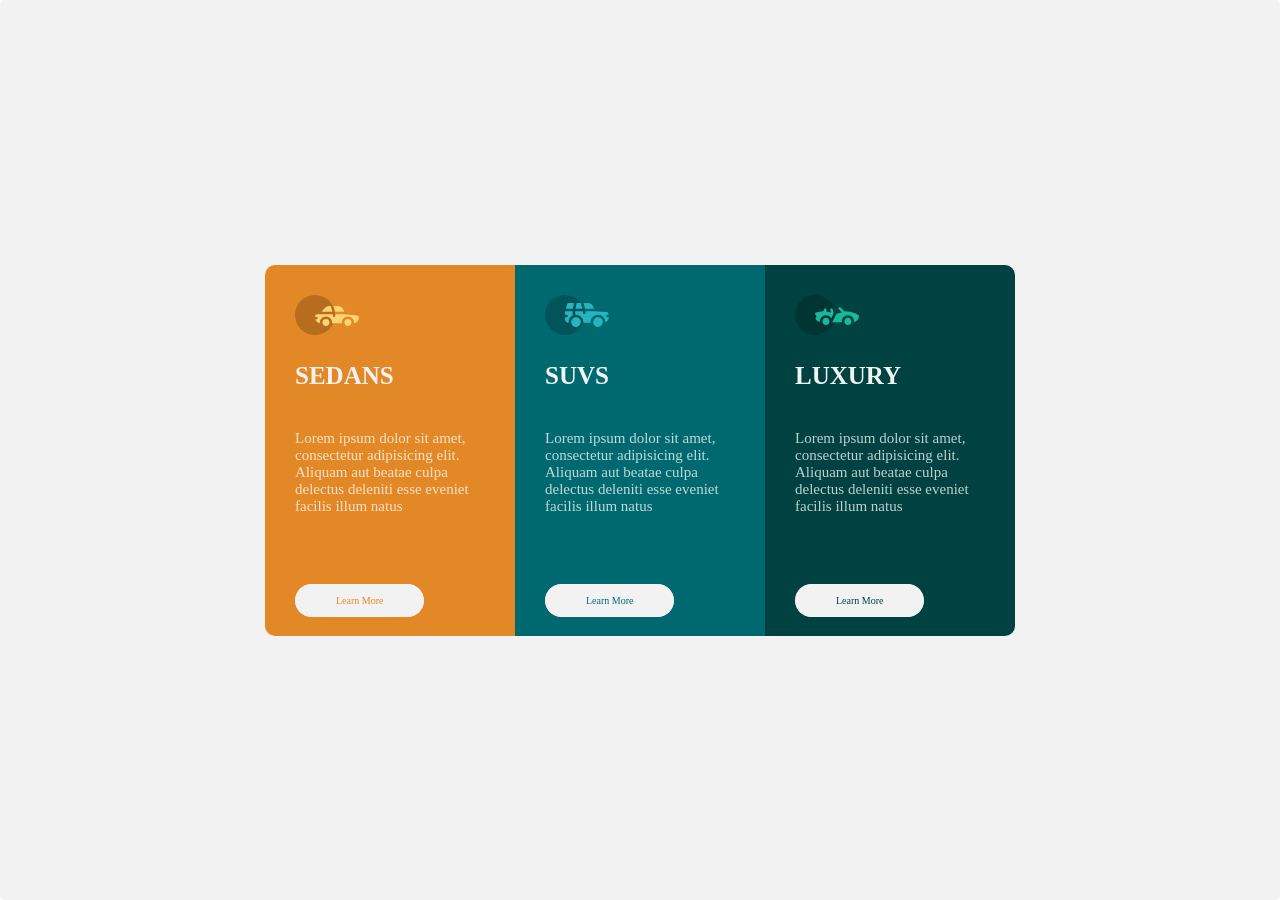
<file: 6 projects/column/index.htm>
<!doctype html>
<html lang="en">
<head>
    <meta charset="UTF-8">
    <meta name="viewport"
          content="width=device-width, user-scalable=no, initial-scale=1.0, maximum-scale=1.0, minimum-scale=1.0">
    <meta http-equiv="X-UA-Compatible" content="ie=edge">
    <title>Document</title>
    <link rel="stylesheet" href="css/style.css">
</head>
<body>
<div class="container">
   <div class="container__box bg-orange border-left">
       <svg class="container__icons mg-bottom-small">
           <use xlink:href="images/icon-sedans.svg#icon"></use>
       </svg>

       <div class="text__box mg-bottom-biggest">
           <h1 class="header mg-bottom-big">SEDANS</h1>
           <p class="text">Lorem ipsum dolor sit amet, consectetur adipisicing elit. Aliquam aut beatae culpa delectus deleniti esse eveniet facilis illum natus </p>
       </div>

       <div class="container__button">
           <a href="#" class="btn text-orange">Learn More</a>
       </div>
   </div>



    <div class="container__box bg-cyan">
       <svg class="container__icons mg-bottom-small">
           <use xlink:href="images/icon-suvs.svg#icon"></use>
       </svg>

       <div class="text__box mg-bottom-biggest">
           <h1 class="header mg-bottom-big">SUVS</h1>
           <p class="text">Lorem ipsum dolor sit amet, consectetur adipisicing elit. Aliquam aut beatae culpa delectus deleniti esse eveniet facilis illum natus </p>
       </div>

       <div class="container__button">
           <a href="#" class="btn text-cyan">Learn More</a>
       </div>
   </div>



    <div class="container__box bg-darkcyan border-right">
        <svg class="container__icons mg-bottom-small">
            <use xlink:href="images/icon-luxury.svg#icon"></use>
        </svg>

        <div class="text__box mg-bottom-biggest">
            <h1 class="header mg-bottom-big">LUXURY</h1>
            <p class="text">Lorem ipsum dolor sit amet, consectetur adipisicing elit. Aliquam aut beatae culpa delectus deleniti esse eveniet facilis illum natus </p>
        </div>

        <div class="container__button ">
            <a href="#" class="btn text-darkcyan">Learn More</a>
        </div>
    </div>
</div>

</body>
</html>
</file>
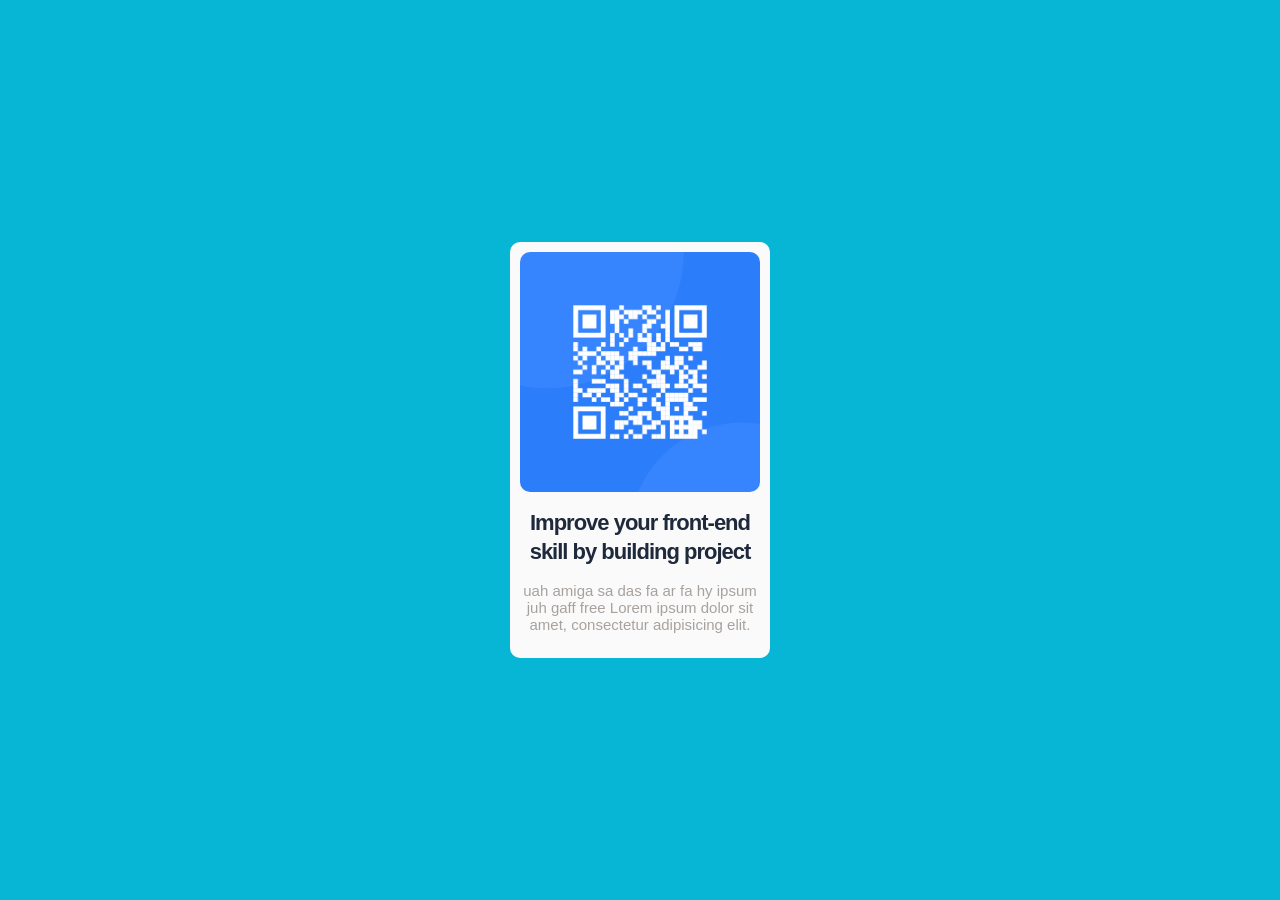
<file: 6 projects/QR code/index.html>
<!doctype html>
<html lang="en">
<head>
    <meta charset="UTF-8">
    <meta name="viewport"
          content="width=device-width, user-scalable=no, initial-scale=1.0, maximum-scale=1.0, minimum-scale=1.0">
    <meta http-equiv="X-UA-Compatible" content="ie=edge">
    <title>Document</title>
    <link rel="stylesheet" href="css/style.css">
    <link rel="preconnect" href="https://fonts.googleapis.com">
</head>
<body>

<div class="container">
    <div class="container__box">
        <div class="container__bg u-margin-bottom-small">
            <img class="container__photo" src="./images/image-qr-code.png" alt="">
        </div>
        <div class="container__text-box">
            <h3 class="header u-margin-bottom-small">Improve your front-end skill by building project</h3>
            <p class="text u-margin-bottom-small">uah amiga  sa das fa ar fa hy ipsum juh gaff free Lorem ipsum dolor sit amet, consectetur adipisicing elit.</p>
        </div>
    </div>
</div>

</body>
</html>
</file>
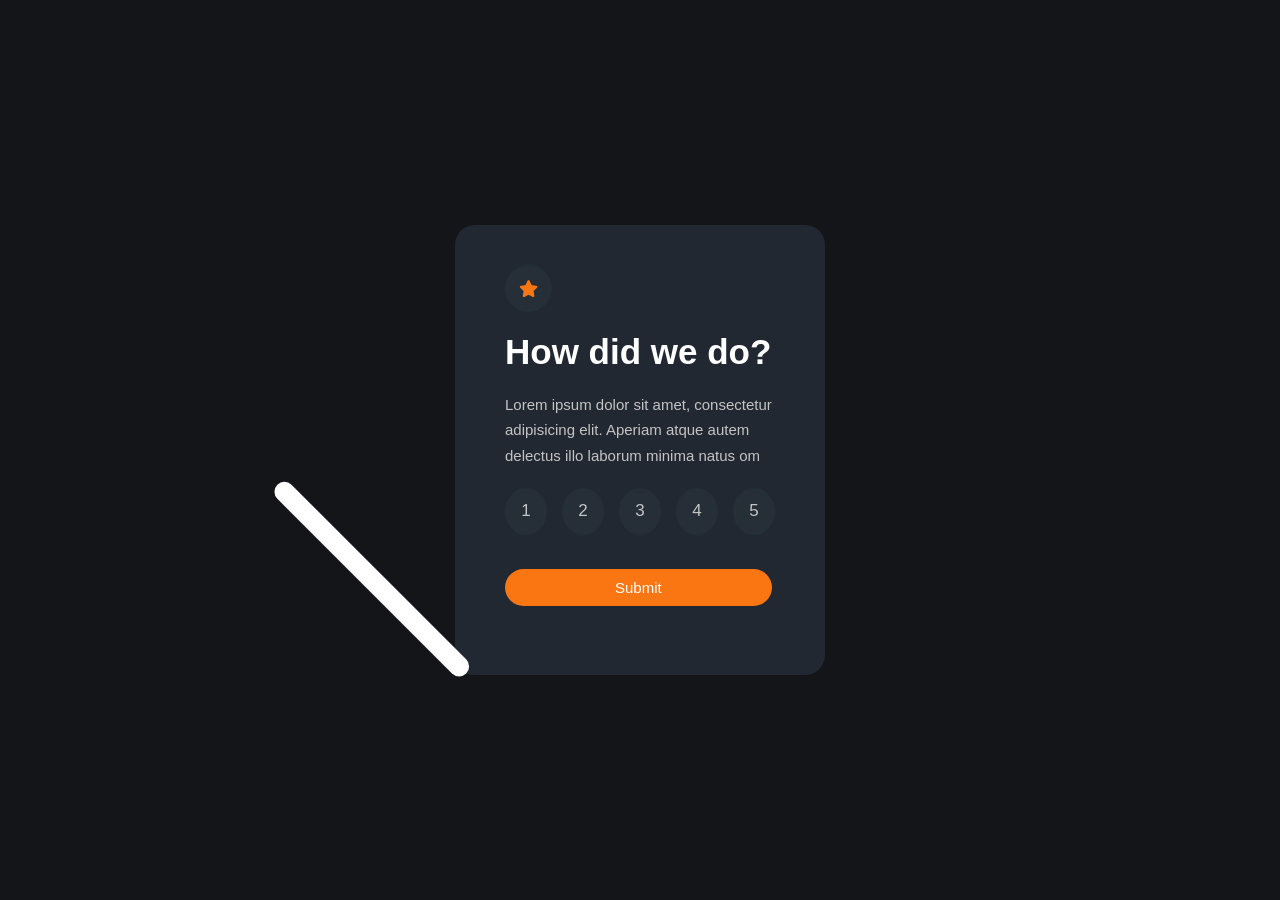
<file: 6 projects/test/index.html>
<!doctype html>
<html lang="en">
<head>
    <meta charset="UTF-8">
    <meta name="viewport"
          content="width=device-width, user-scalable=no, initial-scale=1.0, maximum-scale=1.0, minimum-scale=1.0">
    <meta http-equiv="X-UA-Compatible" content="ie=edge">
    <title>Document</title>
    <link rel="stylesheet" href="css/style.css">
    <link rel="stylesheet" href="https://cdnjs.cloudflare.com/ajax/libs/font-awesome/6.1.1/css/all.min.css" integrity="sha512-KfkfwYDsLkIlwQp6LFnl8zNdLGxu9YAA1QvwINks4PhcElQSvqcyVLLD9aMhXd13uQjoXtEKNosOWaZqXgel0g==" crossorigin="anonymous" referrerpolicy="no-referrer" />
</head>
<body>
<div class="container">
    <div class="container__box">
        <div class="container__icon">
            <i class="fa-solid fa-star container__circles star"></i>
        </div>
        <div class="container__text-box">
            <h4 class="container__text-header">How did we do?</h4>
            <p class="mg-top-2 text container__text-text">Lorem ipsum dolor sit amet, consectetur adipisicing elit. Aperiam atque autem delectus illo laborum minima natus om</p>
        </div>
        <div class="container__circles-box">
            <div class="container__circles text-color-secondary">1</div>
            <div class="container__circles text-color-secondary">2</div>
            <div class="container__circles text-color-secondary">3</div>
            <div class="container__circles text-color-secondary">4</div>
            <div class="container__circles text-color-secondary">5</div>
        </div>


            <a href="#" class="btn  mg-top-2">Submit</a>
    </div>
</div>
</body>
</html>
</file>
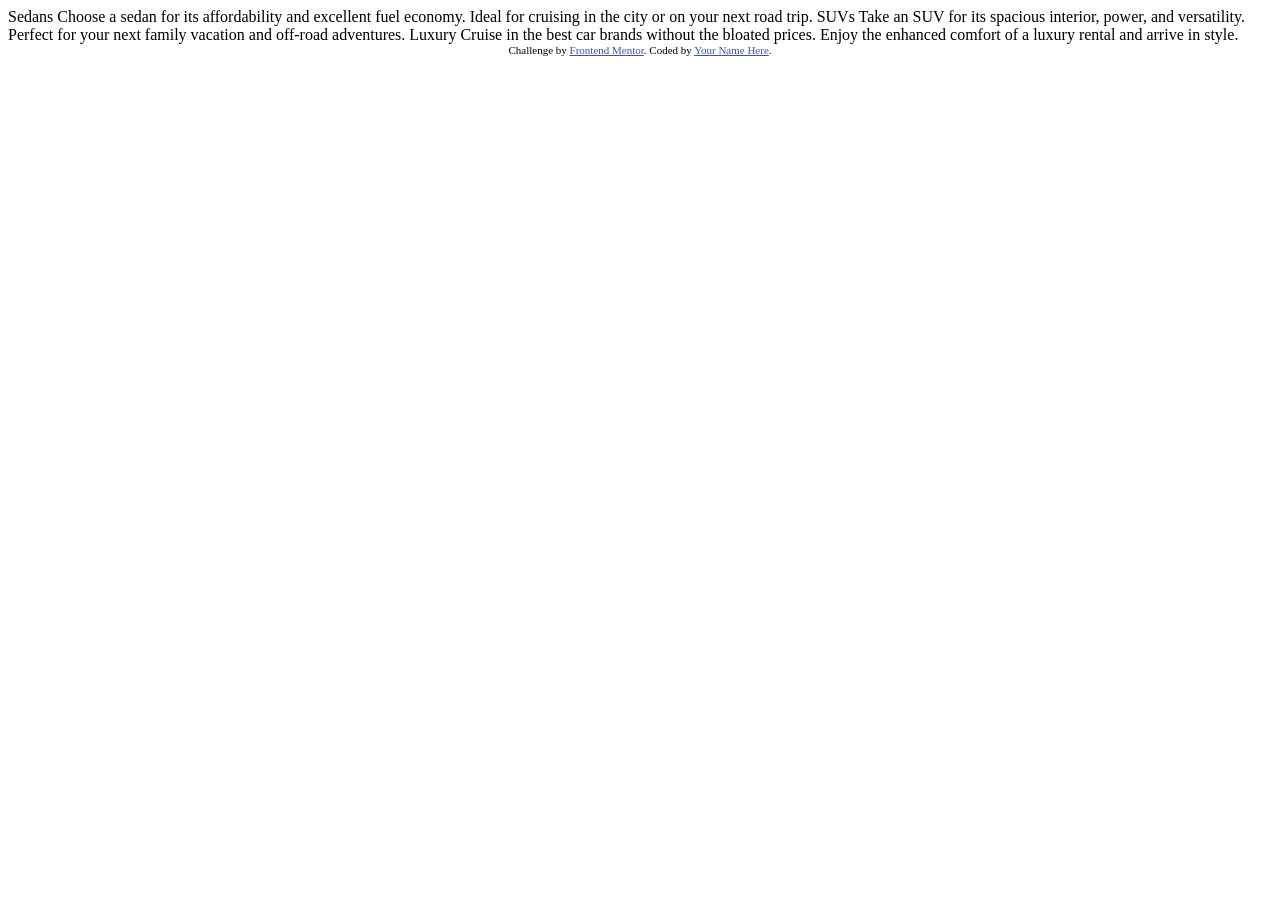
<file: 6 projects/column/3-column-preview-card-component-main/index.html>
<!DOCTYPE html>
<html lang="en">
<head>
  <meta charset="UTF-8">
  <meta name="viewport" content="width=device-width, initial-scale=1.0"> <!-- displays site properly based on user's device -->

  <link rel="icon" type="image/png" sizes="32x32" href="../images/favicon-32x32.png">
  
  <title>Frontend Mentor | 3-column preview card component</title>

  <!-- Feel free to remove these styles or customise in your own stylesheet 👍 -->
  <style>
    .attribution { font-size: 11px; text-align: center; }
    .attribution a { color: hsl(228, 45%, 44%); }
  </style>
</head>
<body>
  
  Sedans
  Choose a sedan for its affordability and excellent fuel economy. Ideal for cruising in the city 
  or on your next road trip.

  SUVs
  Take an SUV for its spacious interior, power, and versatility. Perfect for your next family vacation 
  and off-road adventures.

  Luxury
  Cruise in the best car brands without the bloated prices. Enjoy the enhanced comfort of a luxury 
  rental and arrive in style.
  
  <div class="attribution">
    Challenge by <a href="https://www.frontendmentor.io?ref=challenge" target="_blank">Frontend Mentor</a>. 
    Coded by <a href="#">Your Name Here</a>.
  </div>
</body>
</html>
</file>
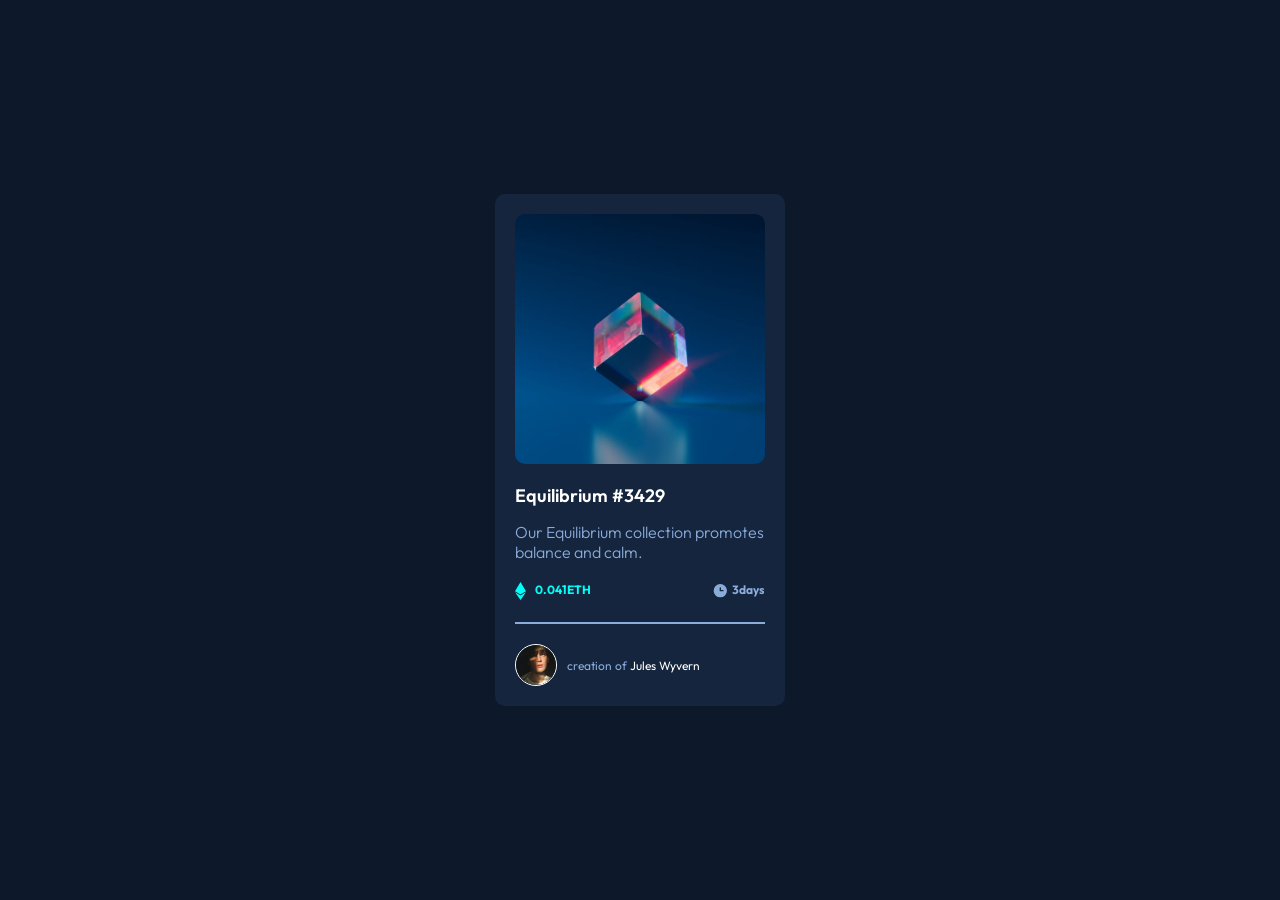
<file: 6 projects/cubic/starter/index.html>
<!doctype html>
<html lang="en">
<head>
    <meta charset="UTF-8">
    <meta name="viewport"
          content="width=device-width, user-scalable=no, initial-scale=1.0, maximum-scale=1.0, minimum-scale=1.0">
    <meta http-equiv="X-UA-Compatible" content="ie=edge">
    <title>Document</title>

    <link rel="stylesheet" href="css/style.css">
    <link href="https://fonts.googleapis.com/css2?family=Outfit:wght@300;400;600&display=swap" rel="stylesheet">
</head>
<body>

<div class="container">
    <div class="container__box">
        <div class="container__gallery">
            <div class="overlay hidden"></div>
            <svg class="container__view hidden">
                <use xlink:href="images/icon-view.svg#icon" ></use>
            </svg>
            <img src="images/image-equilibrium.jpg" alt="equilibrium" class="container__image">
        </div>
        <div class="container__text mg-top-2">
            <h4 class="header"> Equilibrium #3429</h4>
            <p class="text mg-top-1">Our Equilibrium collection promotes balance and calm.</p>
        </div>
        <div class="container__extra">
            <div class="container__feature">
                <svg class="container__icon">
                    <use xlink:href="images/icon-ethereum.svg#icon"></use>
                </svg>
                <p class="text-cyan">0.041ETH</p>
            </div>
            <div class="container__feature">
                <svg class="container__icon">
                    <use xlink:href="images/icon-clock.svg#icon" ></use>
                </svg>
                <p class="text-grey">3days</p>
            </div>
        </div>

            <div class="container__creator mg-top-2">
                <img class="container__person" src="images/image-avatar.png" alt="avatar">
                <p>creation of <span>Jules Wyvern</span></p>
            </div>


    </div>
</div>

</body>
</html>
</file>
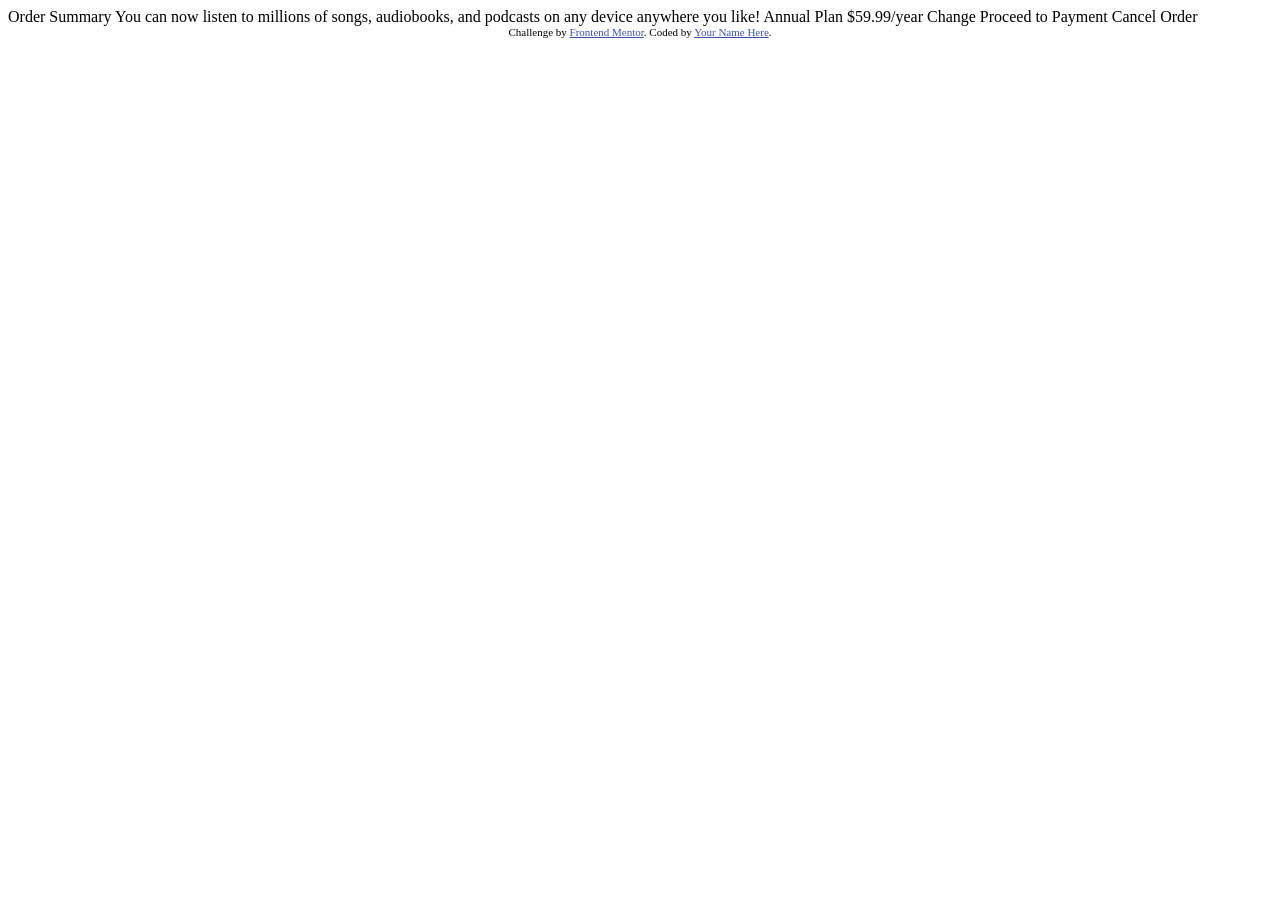
<file: 6 projects/orderSummary/order-summary-component-main/index.html>
<!DOCTYPE html>
<html lang="en">
<head>
  <meta charset="UTF-8">
  <meta name="viewport" content="width=device-width, initial-scale=1.0"> <!-- displays site properly based on user's device -->

  <link rel="icon" type="image/png" sizes="32x32" href="./images/favicon-32x32.png">
  
  <title>Frontend Mentor | Order summary card</title>

  <!-- Feel free to remove these styles or customise in your own stylesheet 👍 -->
  <style>
    .attribution { font-size: 11px; text-align: center; }
    .attribution a { color: hsl(228, 45%, 44%); }
  </style>
</head>
<body>

  Order Summary

  You can now listen to millions of songs, audiobooks, and podcasts on any 
  device anywhere you like!

  Annual Plan
  $59.99/year

  Change

  Proceed to Payment
  Cancel Order
  
  <div class="attribution">
    Challenge by <a href="https://www.frontendmentor.io?ref=challenge" target="_blank">Frontend Mentor</a>. 
    Coded by <a href="#">Your Name Here</a>.
  </div>
</body>
</html>
</file>
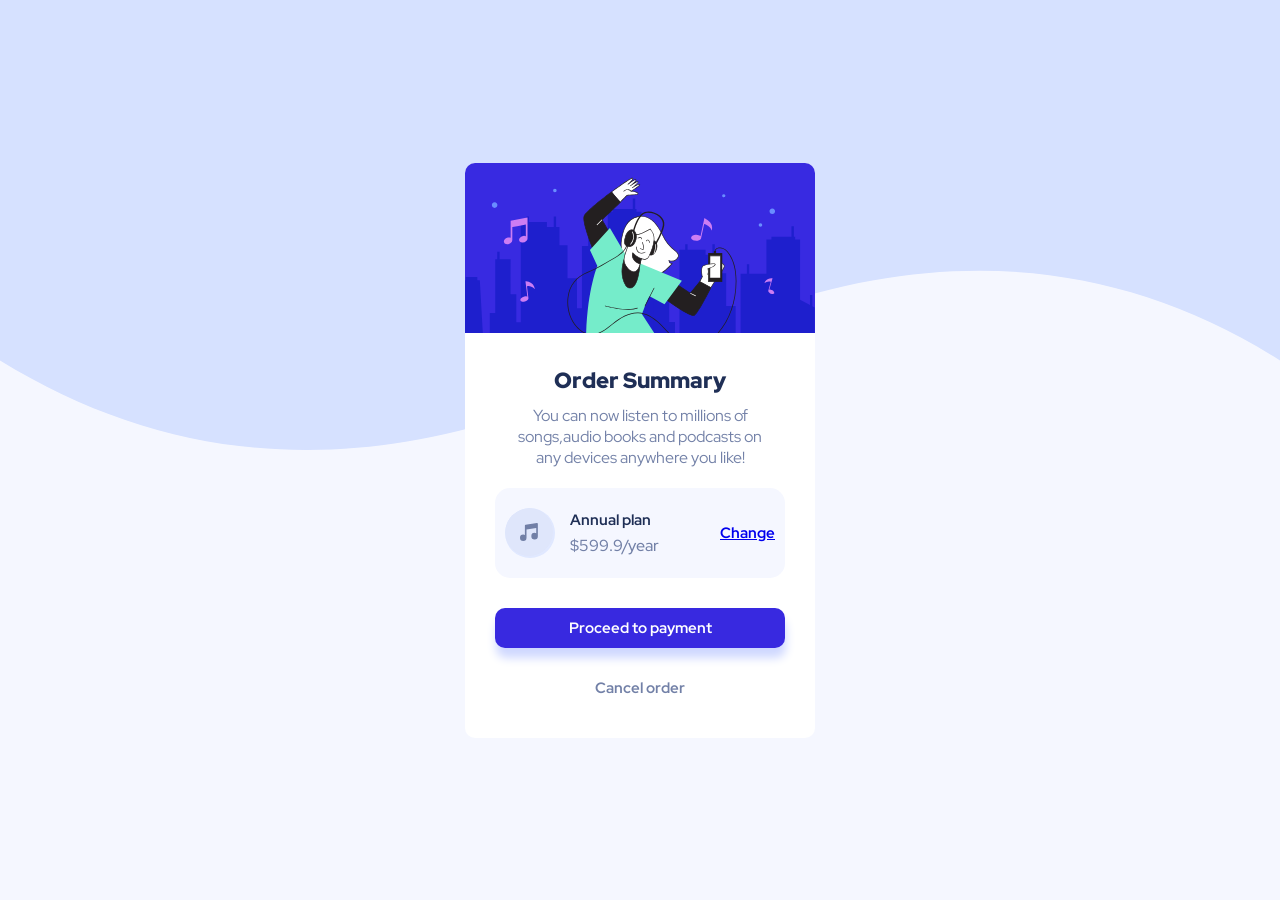
<file: 6 projects/orderSummary/starter/index.html>
<!doctype html>
<html lang="en">
<head>
    <meta charset="UTF-8">
    <meta name="viewport"
          content="width=device-width, user-scalable=no, initial-scale=1.0, maximum-scale=1.0, minimum-scale=1.0">
    <meta http-equiv="X-UA-Compatible" content="ie=edge">
    <title>Document</title>

    <link rel="stylesheet" href="css/style.css">
    <link href="https://fonts.googleapis.com/css2?family=Red+Hat+Display:wght@500;700;900&display=swap" rel="stylesheet">
</head>
<body>
<div class="container">
    <img src="images/pattern-background-desktop.svg#icon" class="background" alt="">
    <div class="container__box">
        <img src="images/illustration-hero.svg#icon" alt="" class="container__image">
        <div class="container__about">
            <div class="container__typo">
                <h3 class="container__typo-header">Order Summary</h3>
                <p class="container__typo-text"> You can now listen to millions of songs,audio books and podcasts on any devices anywhere you like!</p>
            </div>

            <div class="container__plan">
                <div class="container__plan-text">
                    <svg class="container__plan-icon">
                        <use xlink:href="images/icon-music.svg#icon"></use>
                    </svg>
                    <div>
                        <div class="container__plan-name">Annual plan</div>
                        <div class="container__plan-price">$599.9/year</div>
                    </div>
                </div>
                <div class="container__plan-link">
                    <a href="#" class="container__plan-change">Change</a>
                </div>

            </div>
                <a href="#" class="btn btn--blue">Proceed to payment</a>
                <a href="#" class="btn btn--grey">Cancel order</a>
        </div>
    </div>
</div>
</body>
</html>
</file>
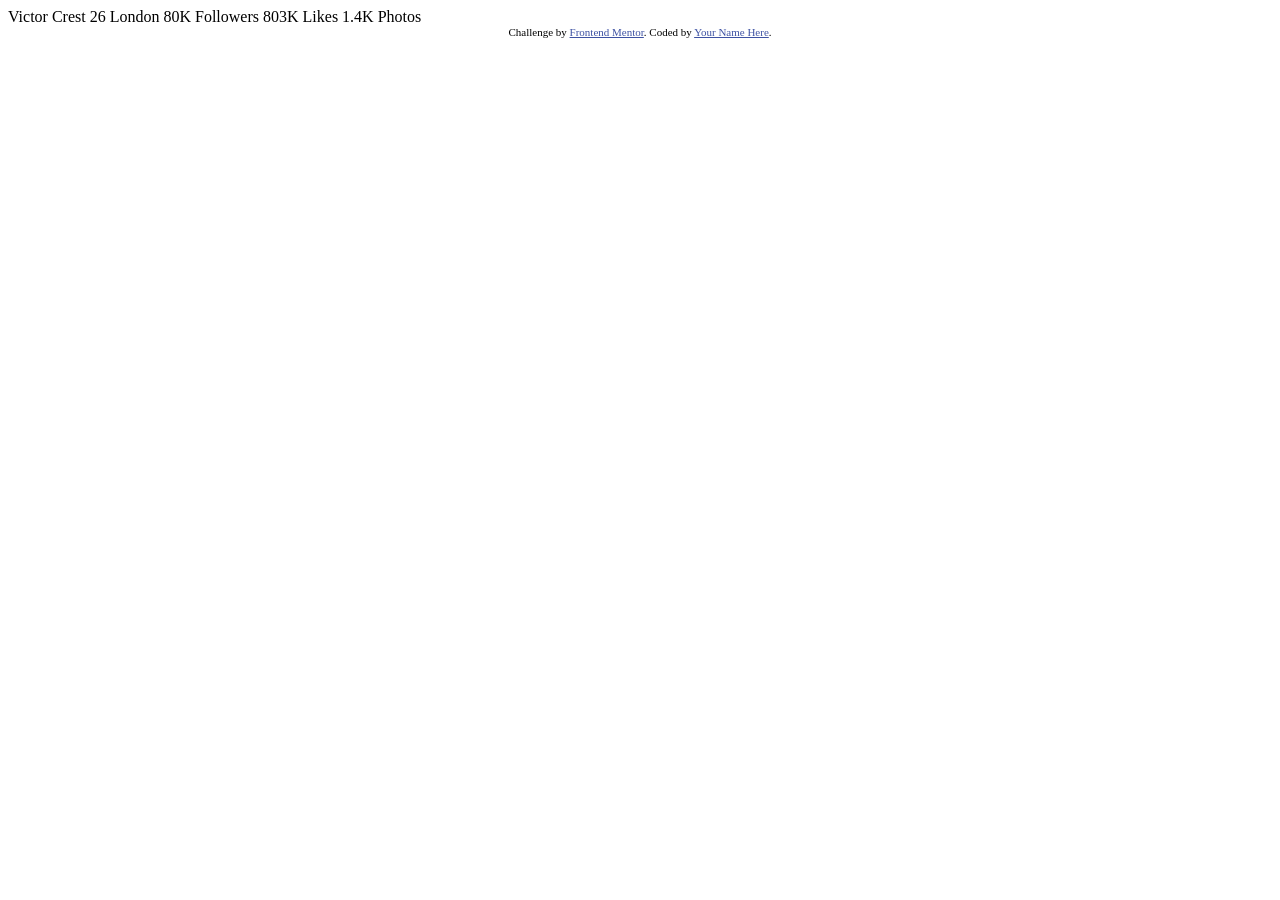
<file: 6 projects/profileCard/profile-card-component-main/index.html>
<!DOCTYPE html>
<html lang="en">
<head>
  <meta charset="UTF-8">
  <meta name="viewport" content="width=device-width, initial-scale=1.0"> <!-- displays site properly based on user's device -->

  <link rel="icon" type="image/png" sizes="32x32" href="./images/favicon-32x32.png">
  
  <title>Frontend Mentor | Profile card component</title>

  <!-- Feel free to remove these styles or customise in your own stylesheet 👍 -->
  <style>
    .attribution { font-size: 11px; text-align: center; }
    .attribution a { color: hsl(228, 45%, 44%); }
  </style>
</head>
<body>
  Victor Crest
  26
  London

  80K
  Followers

  803K
  Likes

  1.4K
  Photos
  <div class="attribution">
    Challenge by <a href="https://www.frontendmentor.io?ref=challenge" target="_blank">Frontend Mentor</a>. 
    Coded by <a href="#">Your Name Here</a>.
  </div>
</body>
</html>
</file>
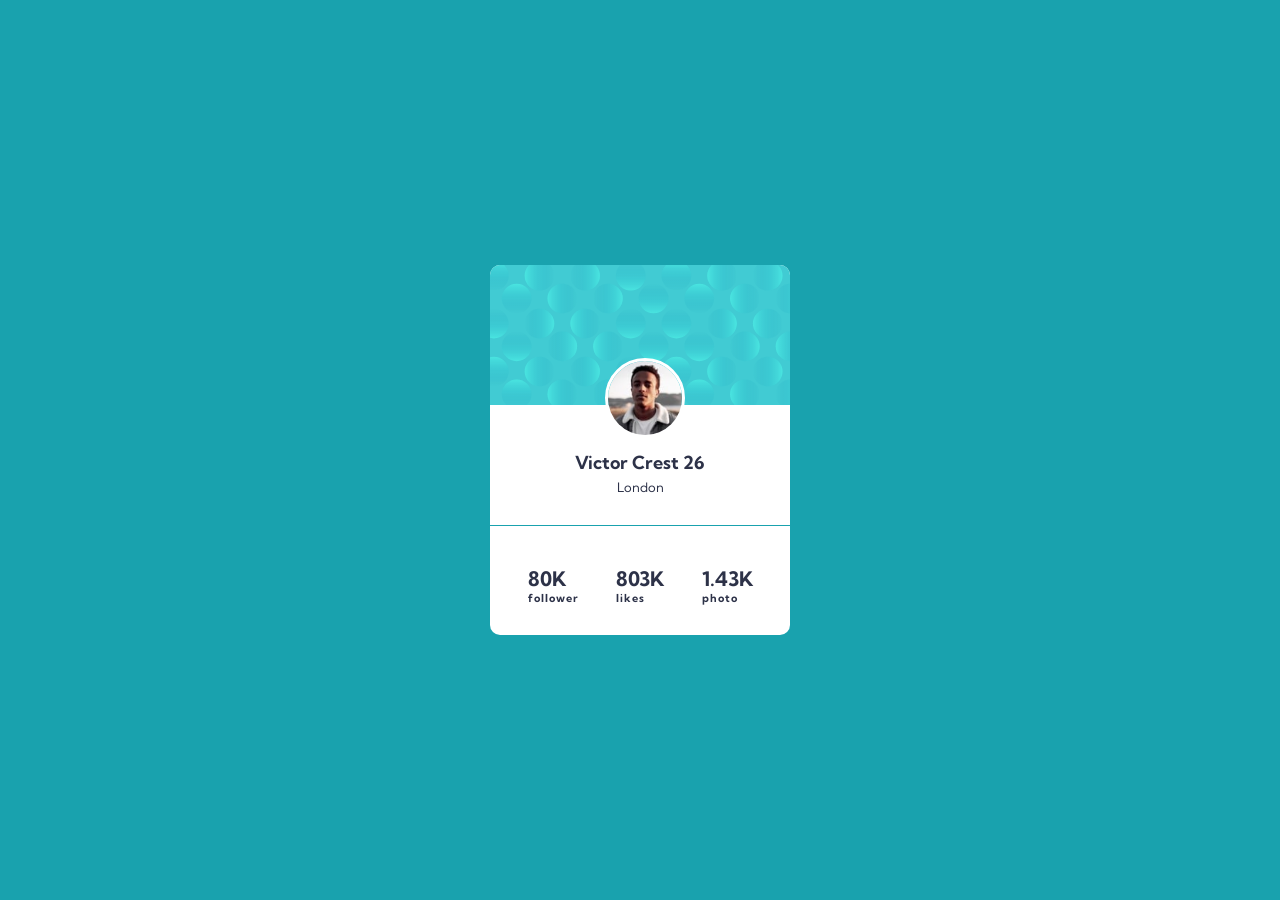
<file: 6 projects/profileCard/starter/index.html>
<!doctype html>
<html lang="en">
<head>
    <meta charset="UTF-8">
    <meta name="viewport"
          content="width=device-width, user-scalable=no, initial-scale=1.0, maximum-scale=1.0, minimum-scale=1.0">
    <meta http-equiv="X-UA-Compatible" content="ie=edge">
    <title>Document</title>
    <link href="https://fonts.googleapis.com/css2?family=Kumbh+Sans:wght@400;700&display=swap" rel="stylesheet">
    <link rel="stylesheet" href="css/style.css">
</head>
<body>
<div class="container">
   <div class="container__box">
       <div class="container__image">
           <svg class="container__background"  width="350" height="140" xmlns="http://www.w3.org/2000/svg" xmlns:xlink="http://www.w3.org/1999/xlink"><defs id="card"><linearGradient x1="50%" y1=".779%" x2="50%" y2="100%" id="c"><stop stop-color="#0989B4" stop-opacity="0" offset="0%"/><stop stop-color="#53FFEE" offset="99.94%"/></linearGradient><linearGradient x1="50%" y1=".779%" x2="50%" y2="100%" id="d"><stop stop-color="#0989B4" stop-opacity="0" offset="0%"/><stop stop-color="#53FFEE" offset="99.94%"/></linearGradient><path id="a" d="M0 0h350v140H0z"/></defs><g fill="none" fill-rule="evenodd"><mask id="b" fill="#fff"><use xlink:href="#a"/></mask><use fill="#41CBD3" xlink:href="#a"/><g mask="url(#b)" opacity=".5"><g transform="translate(-11 -4)"><ellipse fill="url(#c)" transform="rotate(90 60.479 14.8)" cx="60.479" cy="14.8" rx="14.8" ry="14.834"/><ellipse fill="url(#d)" transform="rotate(180 14.834 14.8)" cx="14.834" cy="14.8" rx="14.834" ry="14.8"/><ellipse fill="url(#d)" cx="151.767" cy="14.8" rx="14.834" ry="14.8"/><ellipse fill="url(#c)" transform="rotate(-90 106.123 14.8)" cx="106.123" cy="14.8" rx="14.8" ry="14.834"/><ellipse fill="url(#c)" transform="rotate(90 243.055 14.8)" cx="243.055" cy="14.8" rx="14.8" ry="14.834"/><ellipse fill="url(#d)" transform="rotate(180 197.411 14.8)" cx="197.411" cy="14.8" rx="14.834" ry="14.8"/><ellipse fill="url(#d)" cx="334.344" cy="14.8" rx="14.834" ry="14.8"/><ellipse fill="url(#c)" transform="rotate(-90 288.7 14.8)" cx="288.699" cy="14.8" rx="14.8" ry="14.834"/></g><g transform="translate(-11 91.63)"><ellipse fill="url(#c)" transform="rotate(90 60.479 14.8)" cx="60.479" cy="14.8" rx="14.8" ry="14.834"/><ellipse fill="url(#d)" transform="rotate(180 14.834 14.8)" cx="14.834" cy="14.8" rx="14.834" ry="14.8"/><ellipse fill="url(#d)" cx="151.767" cy="14.8" rx="14.834" ry="14.8"/><ellipse fill="url(#c)" transform="rotate(-90 106.123 14.8)" cx="106.123" cy="14.8" rx="14.8" ry="14.834"/><ellipse fill="url(#c)" transform="rotate(90 243.055 14.8)" cx="243.055" cy="14.8" rx="14.8" ry="14.834"/><ellipse fill="url(#d)" transform="rotate(180 197.411 14.8)" cx="197.411" cy="14.8" rx="14.834" ry="14.8"/><ellipse fill="url(#d)" cx="334.344" cy="14.8" rx="14.834" ry="14.8"/><ellipse fill="url(#c)" transform="rotate(-90 288.7 14.8)" cx="288.699" cy="14.8" rx="14.8" ry="14.834"/></g><g transform="translate(-11 43.815)"><ellipse fill="url(#c)" transform="rotate(-90 60.479 14.8)" cx="60.479" cy="14.8" rx="14.8" ry="14.834"/><ellipse fill="url(#d)" cx="14.834" cy="14.8" rx="14.834" ry="14.8"/><ellipse fill="url(#d)" cx="151.767" cy="14.8" rx="14.834" ry="14.8"/><ellipse fill="url(#c)" transform="rotate(90 106.123 14.8)" cx="106.123" cy="14.8" rx="14.8" ry="14.834"/><ellipse fill="url(#c)" transform="rotate(-90 243.055 14.8)" cx="243.055" cy="14.8" rx="14.8" ry="14.834"/><ellipse fill="url(#d)" cx="197.411" cy="14.8" rx="14.834" ry="14.8"/><ellipse fill="url(#d)" cx="334.344" cy="14.8" rx="14.834" ry="14.8"/><ellipse fill="url(#c)" transform="rotate(90 288.7 14.8)" cx="288.699" cy="14.8" rx="14.8" ry="14.834"/></g><g transform="translate(11.822 18.77)"><ellipse fill="url(#c)" transform="rotate(90 60.479 14.8)" cx="60.479" cy="14.8" rx="14.8" ry="14.834"/><ellipse fill="url(#d)" transform="rotate(180 14.834 14.8)" cx="14.834" cy="14.8" rx="14.834" ry="14.8"/><ellipse fill="url(#d)" cx="151.767" cy="14.8" rx="14.834" ry="14.8"/><ellipse fill="url(#c)" transform="rotate(-90 106.123 14.8)" cx="106.123" cy="14.8" rx="14.8" ry="14.834"/><ellipse fill="url(#c)" transform="rotate(90 243.055 14.8)" cx="243.055" cy="14.8" rx="14.8" ry="14.834"/><ellipse fill="url(#d)" transform="rotate(180 197.411 14.8)" cx="197.411" cy="14.8" rx="14.834" ry="14.8"/><ellipse fill="url(#d)" cx="334.344" cy="14.8" rx="14.834" ry="14.8"/><ellipse fill="url(#c)" transform="rotate(-90 288.7 14.8)" cx="288.699" cy="14.8" rx="14.8" ry="14.834"/></g><g transform="translate(11.822 114.4)"><ellipse fill="url(#c)" transform="rotate(90 60.479 14.8)" cx="60.479" cy="14.8" rx="14.8" ry="14.834"/><ellipse fill="url(#d)" transform="rotate(180 14.834 14.8)" cx="14.834" cy="14.8" rx="14.834" ry="14.8"/><ellipse fill="url(#d)" cx="151.767" cy="14.8" rx="14.834" ry="14.8"/><ellipse fill="url(#c)" transform="rotate(-90 106.123 14.8)" cx="106.123" cy="14.8" rx="14.8" ry="14.834"/><ellipse fill="url(#c)" transform="rotate(90 243.055 14.8)" cx="243.055" cy="14.8" rx="14.8" ry="14.834"/><ellipse fill="url(#d)" transform="rotate(180 197.411 14.8)" cx="197.411" cy="14.8" rx="14.834" ry="14.8"/><ellipse fill="url(#d)" cx="334.344" cy="14.8" rx="14.834" ry="14.8"/><ellipse fill="url(#c)" transform="rotate(-90 288.7 14.8)" cx="288.699" cy="14.8" rx="14.8" ry="14.834"/></g><g transform="translate(11.822 66.585)"><ellipse fill="url(#c)" transform="rotate(-90 60.479 14.8)" cx="60.479" cy="14.8" rx="14.8" ry="14.834"/><ellipse fill="url(#d)" cx="14.834" cy="14.8" rx="14.834" ry="14.8"/><ellipse fill="url(#d)" cx="151.767" cy="14.8" rx="14.834" ry="14.8"/><ellipse fill="url(#c)" transform="rotate(90 106.123 14.8)" cx="106.123" cy="14.8" rx="14.8" ry="14.834"/><ellipse fill="url(#c)" transform="rotate(-90 243.055 14.8)" cx="243.055" cy="14.8" rx="14.8" ry="14.834"/><ellipse fill="url(#d)" cx="197.411" cy="14.8" rx="14.834" ry="14.8"/><ellipse fill="url(#d)" cx="334.344" cy="14.8" rx="14.834" ry="14.8"/><ellipse fill="url(#c)" transform="rotate(90 288.7 14.8)" cx="288.699" cy="14.8" rx="14.8" ry="14.834"/></g></g></g></svg>
       </div>

       <div class="container__profile">
           <div class="container__user">
               <img src="images/image-victor.jpg" alt="user-photo" class="container__user-photo">
               <div class="user__name">Victor Crest 26</div>
               <div class="user__location">London</div>
           </div>


           <div class="container__detail">
               <div class="container__detail-box">
                   <h1 class="container__detail-number">80K</h1>
                   <p class="container__detail-text">follower</p>
               </div>
               <div class="container__detail-box">
                   <h1 class="container__detail-number">803K</h1>
                   <p class="container__detail-text">likes</p>
               </div>
               <div class="container__detail-box">
                   <h1 class="container__detail-number">1.43K</h1>
                   <p class="container__detail-text">photo</p>
               </div>
           </div>


       </div>
   </div>
</div>

</body>
</html>
</file>
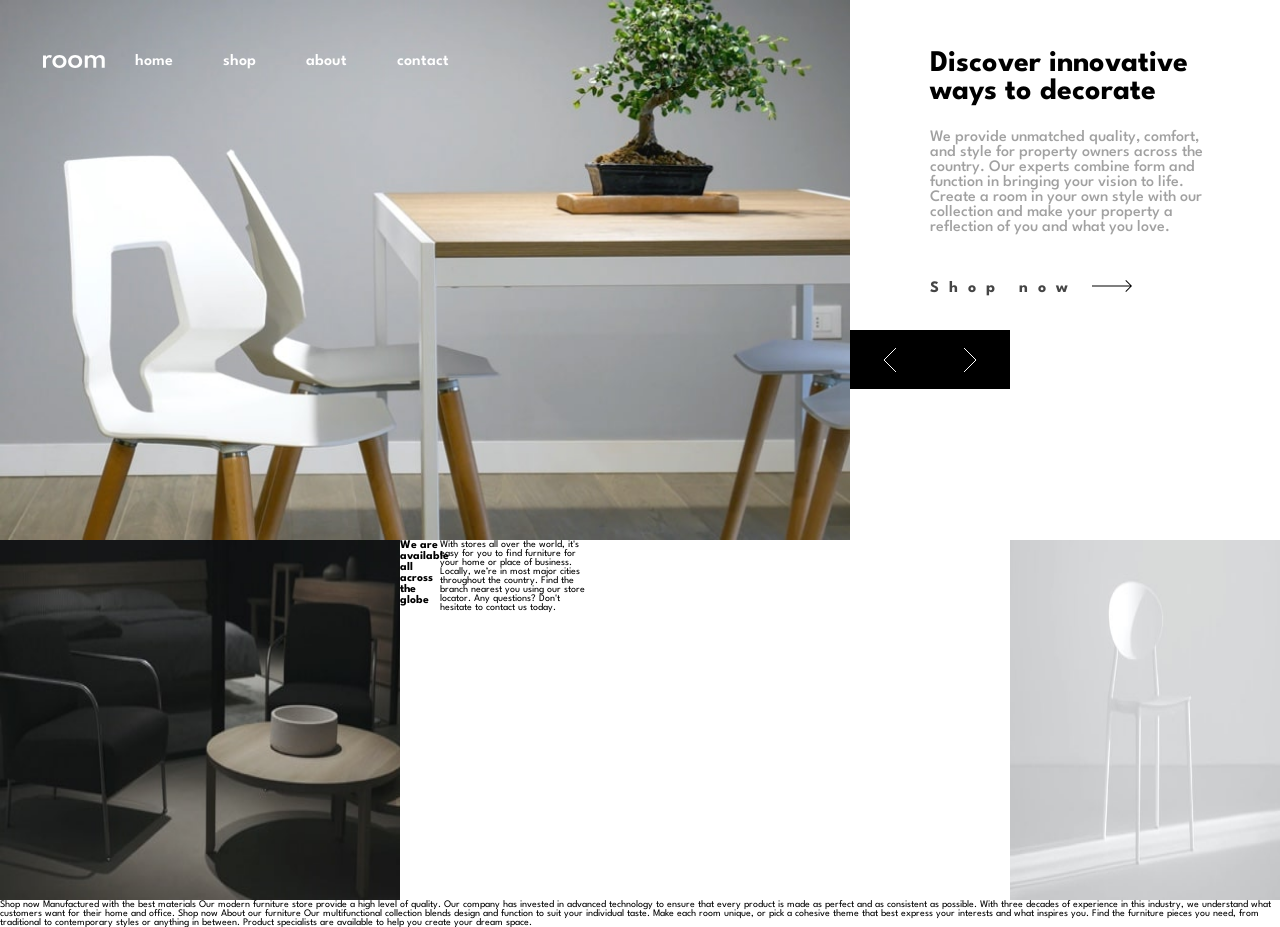
<file: landing page/room-homepage-master/starter/index.htm>
<!doctype html>
<html lang="en">
<head>
    <meta charset="UTF-8">
    <meta name="viewport"
          content="width=device-width, user-scalable=no, initial-scale=1.0, maximum-scale=1.0, minimum-scale=1.0">
    <meta http-equiv="X-UA-Compatible" content="ie=edge">
    <title>Document</title>
    <link rel="stylesheet" href="css/style.css">
    <link href="https://fonts.googleapis.com/css2?family=League+Spartan:wght@500;600;700&display=swap" rel="stylesheet">
</head>
<body>
<div class="container">
    <div class="menu">
        <img class="menu-photo" src="./images/desktop-image-hero-1.jpg" alt="">
        <div class="nav">
            <img src="images/logo.svg" class="nav__logo" alt="">
            <ul class="nav__links">
            <li class="nav__link">home</li>
            <li class="nav__link">shop</li>
            <li class="nav__link">about</li>
            <li class="nav__link">contact</li>
            </ul>
        </div>
    </div>
    <div class="shop">
        <h3 class="header">Discover innovative ways to decorate</h3>
        <p class="text">
            We provide unmatched quality, comfort, and style for property owners across the country.
            Our experts combine form and function in bringing your vision to life. Create a room in your
            own style with our collection and make your property a reflection of you and what you love.
        </p>
        <div  class="shop-now">
            Shop now
            <img class="shop-img" src="./images/icon-arrow.svg" alt="">
        </div>

        <div class="arrow arrow-left">
            <img class="left" src="./images/icon-angle-left.svg" alt="">
        </div>

        <div class="arrow arrow-right">
            <img class="right" src="./images/icon-angle-right.svg" alt="">
        </div>

    </div>
    <div class="image-1">
        <img class="image" src="./images/image-about-dark.jpg" alt="">
    </div>
    <div class="about">
        <h3 class="about__header"> We are available all across the globe</h3>
        <p class="about__text"> With stores all over the world, it's easy for you to find furniture for your home or place of business.
            Locally, we’re in most major cities throughout the country. Find the branch nearest you using our
            store locator. Any questions? Don't hesitate to contact us today.</p>
    </div>
    <div class="image-2">
        <img class="image" src="./images/image-about-light.jpg" alt="">
    </div>
</div>











    Shop now

    Manufactured with the best materials

    Our modern furniture store provide a high level of quality. Our company has invested in advanced technology
    to ensure that every product is made as perfect and as consistent as possible. With three decades of
    experience in this industry, we understand what customers want for their home and office.

    Shop now

    About our furniture

    Our multifunctional collection blends design and function to suit your individual taste.
    Make each room unique, or pick a cohesive theme that best express your interests and what
    inspires you. Find the furniture pieces you need, from traditional to contemporary styles
    or anything in between. Product specialists are available to help you create your dream space.

</body>
</html>
</file>
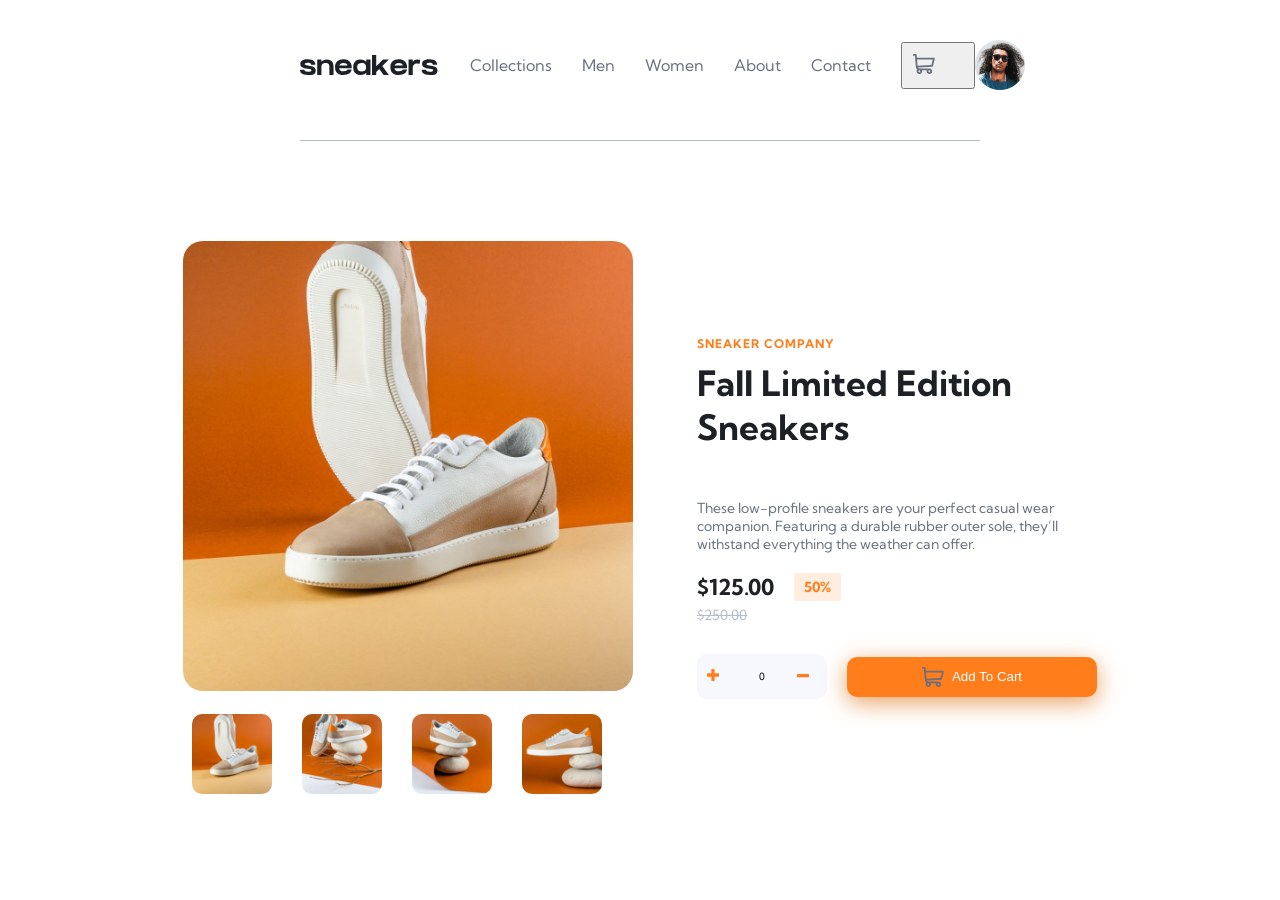
<file: landing page/shoe_product/starter/index.htm>
<!doctype html>
<html lang="en">
<head>
    <meta charset="UTF-8">
    <meta name="viewport"
          content="width=device-width, user-scalable=no, initial-scale=1.0, maximum-scale=1.0, minimum-scale=1.0">
    <meta http-equiv="X-UA-Compatible" content="ie=edge">
    <title>Document</title>
    <link rel="stylesheet" href="css/style.css">
    <link href="https://fonts.googleapis.com/css2?family=Kumbh+Sans:wght@400;700&display=swap" rel="stylesheet">
</head>
<body>

<div class="header">
    <div class="header__nav">
        <svg class="header__nav-logo mg-right-biggest">
            <use xlink:href="images/logo.svg#icon"></use>
        </svg>

         <ul class="header__nav-box">
             <li><a href="#" class="header__nav-links">Collections</a></li>
             <li><a href="#" class="header__nav-links">Men</a></li>
             <li><a href="#" class="header__nav-links">Women</a></li>
             <li><a href="#" class="header__nav-links">About</a></li>
             <li><a href="#" class="header__nav-links">Contact</a></li>
         </ul>
    </div>
    <div class="header__features">
        <button class="click">
            <svg class="header__features-shopping">
                <use xlink:href="images/icon-cart.svg#icon"></use>
            </svg>
        </button>
        <img src="images/image-avatar.png" alt="user" class="header__features-user">
    </div>
</div>

    <main class="features">
        <div class="cart">
            <h5>cart</h5>
            <p>Your cart is empty</p>
        </div>
        <div class="features__images">
            <div>
                <img class="features__images-main"  src="images/image-product-1.jpg" alt="main">
            </div>

            <div class="features__images-box">
                <img src="images/image-product-1-thumbnail.jpg" alt="1" class="features__images-small">
                <img src="images/image-product-2-thumbnail.jpg" alt="2" class="features__images-small">
                <img src="images/image-product-3-thumbnail.jpg" alt="3" class="features__images-small">
                <img src="images/image-product-4-thumbnail.jpg" alt="4" class="features__images-small">
            </div>
        </div>

        <div class="features__about">
            <div class="features__about-detail">
                <p class="features__about-company">Sneaker Company</p>
                <h2 class="features__about-name">Fall Limited Edition Sneakers</h2>
                <p class="features__about-text">These low-profile sneakers are your perfect casual wear companion. Featuring a durable rubber outer sole, they’ll withstand everything the weather can offer.</p>
                <div class="features__about-rate">
                    <div class="features__about-box">
                        <h3 class="features__about-price">$125.00</h3>
                        <p class="features__about-discount">50%</p>
                    </div>
                    <p class="features__about-origin">$250.00</p>
                </div>
            </div>

            <div class="features__about-buttons">
                <div class="features__about-click">
                    <svg class=" features__about-click--plus">
                        <use  xlink:href="images/icon-plus.svg#icon"></use>
                    </svg>
                    <p>0</p>
                    <svg class=" features__about-click--minus">
                        <use  xlink:href="images/icon-minus.svg#icon"></use>
                    </svg>
                </div>
                <button class="features__about-cart">
                    <svg class="features__about-icon">
                        <use xlink:href="images/icon-cart.svg#icon"></use>
                    </svg>
                   <span>Add To Cart</span>
                </button>
            </div>
        </div>
    </main>









<!--0-->
<!--Add to cart-->

<!--<div class="attribution">-->
<!--    Challenge by <a href="https://www.frontendmentor.io?ref=challenge" target="_blank">Frontend Mentor</a>.-->
<!--    Coded by <a href="#">Your Name Here</a>.-->
<!--</div>-->

</body>
</html>
</file>
<file: 6 projects/column/css/style.css>
*,
*::before,
*::after {
  padding: 0;
  margin: 0;
  box-sizing: inherit; }

body {
  box-sizing: border-box; }

html {
  font-size: 62.5%; }

.header {
  font-size: 2.5rem;
  color: #f2f2f2; }

.text {
  font-size: 1.5rem;
  color: rgba(255, 255, 255, 0.75); }

.bg-orange {
  background-color: #e38826; }

.bg-cyan {
  background-color: #006970; }

.bg-darkcyan {
  background-color: #004241; }

.text-orange {
  color: #e38826; }

.text-cyan {
  color: #006970; }

.text-darkcyan {
  color: #004241; }

.mg-bottom-small {
  margin-bottom: 2.5rem; }

.mg-bottom-big {
  margin-bottom: 4rem; }

.mg-bottom-biggest {
  margin-bottom: 8rem; }

.border-left {
  border-top-left-radius: 1rem;
  border-bottom-left-radius: 1rem; }

.border-right {
  border-top-right-radius: 1rem;
  border-bottom-right-radius: 1rem; }

.btn {
  text-decoration: none;
  padding: 1rem 4rem;
  border-radius: 2rem;
  border: 1px solid #f2f2f2;
  background-color: #f2f2f2; }

.container {
  display: flex;
  justify-content: center;
  align-items: center;
  border-radius: 5px;
  height: 100vh;
  background-color: #f2f2f2; }
  .container__box {
    width: 25rem;
    padding: 3rem; }
  .container__icons {
    width: 8rem;
    height: 4rem; }
</file>
<file: 6 projects/QR code/css/style.css>
*,
*::after,
*::before {
  margin: 0;
  padding: 0;
  box-sizing: inherit; }

html {
  font-size: 62.5%; }
  @media only screen and (max-width: 56.25em) {
    html {
      font-size: 50%; } }
  @media only screen and (max-width: 37.5em) {
    html {
      font-size: 40%; } }

body {
  box-sizing: border-box;
  font-family: sans-serif; }

.header {
  font-size: 2.2rem;
  letter-spacing: -0.1rem;
  line-height: 130%;
  text-align: center;
  color: #1E293B;
  font-weight: 700; }

.text {
  font-size: 1.5rem;
  text-align: center;
  color: #A8A29E; }

.u-margin-bottom-small {
  margin-bottom: 1.5rem; }

.u-margin-bottom-big {
  margin-bottom: 3rem; }

.container {
  background-color: #06B6D4;
  display: flex;
  justify-content: center;
  align-items: center;
  height: 100vh; }
  .container__box {
    width: 26rem;
    background-color: #FAFAFA;
    padding: 1rem;
    border-radius: 1rem; }
  .container__bg {
    width: 24rem; }
  .container__photo {
    width: 100%;
    height: 100%;
    border-radius: 1rem; }
</file>
<file: 6 projects/test/css/style.css>
@keyframes moveInBottom {
  0% {
    transform: translateY(200px);
    opacity: 0; }
  100% {
    transform: translateY(0);
    opacity: 1; } }

@keyframes moveInLeft {
  0% {
    transform: translateX(200px);
    opacity: 0; }
  100% {
    transform: translateX(0);
    opacity: 1; } }

@keyframes moveInRight {
  0% {
    transform: translateX(-200px);
    opacity: 0; }
  100% {
    transform: translateX(0);
    opacity: 1; } }

@keyframes moveInTop {
  0% {
    transform: translateY(-200px);
    opacity: 0; }
  100% {
    transform: translateY(0);
    opacity: 1; } }

*,
*::after,
*::before {
  margin: 0;
  padding: 0;
  box-sizing: inherit; }

html {
  font-size: 62.5%; }
  @media only screen and (max-width: 56.25em) {
    html {
      font-size: 50%; } }
  @media only screen and (max-width: 37.5em) {
    html {
      font-size: 40%; } }

body {
  box-sizing: border-box; }

body {
  font-family: sans-serif;
  font-weight: 400;
  line-height: 1.7; }

.text {
  font-size: 1.5rem;
  color: #c4c4c4; }

.u-margin-botton-small {
  margin-bottom: 1.5rem; }

.mg-top-2 {
  margin-bottom: 2rem; }

.text-color-secondary {
  color: #c4c4c4; }

.btn {
  border: none;
  border-radius: 2rem;
  font-size: 1.5rem;
  color: #fff;
  animation: moveInTop 0.9s ease-in;
  padding: 1rem 11rem;
  background-color: #fa7613;
  cursor: pointer;
  text-decoration: none;
  overflow: hidden;
  position: relative;
  transition: all 0.5s; }
  .btn::before {
    content: "";
    position: absolute;
    top: 0;
    left: 0;
    width: 100%;
    height: 2rem;
    background-color: white;
    border-radius: 2rem;
    transform: translateX(-100%) rotate(45deg);
    transition: all 0.5s; }
  .btn:hover::before {
    transform: translateX(100%) rotate(45deg); }

.container {
  height: 100vh;
  background-color: #141519;
  display: flex;
  justify-content: center;
  align-items: center;
  flex-direction: column;
  overflow: hidden; }
  .container__box {
    width: 37rem;
    height: 45rem;
    background-color: #212832;
    padding: 5rem;
    border-radius: 2rem; }
    .container__box a {
      overflow: hidden; }
  .container__icon {
    margin-top: -1rem; }
  .container .star {
    display: flex;
    align-items: center;
    justify-content: center;
    color: #fa7613; }
  .container__circles {
    width: 4.7rem;
    height: 4.7rem;
    border-radius: 50%;
    background-color: #262e38;
    text-align: center;
    line-height: 4.5rem;
    font-size: 1.7rem;
    animation: moveInBottom 0.5s ease-in; }
    .container__circles:not(:last-child) {
      margin-right: 1.5rem; }
  .container__text-box {
    margin-top: 1rem; }
  .container__text-header {
    font-size: 3.5rem;
    color: #fff;
    animation: moveInLeft 0.7s ease-in; }
  .container__text-text {
    margin-top: 1rem;
    color: #c4c4c4;
    animation: moveInRight 0.9s  ease-in; }
  .container__circles-box {
    margin-top: 2rem;
    margin-bottom: 4rem;
    display: flex; }
</file>
<file: 6 projects/cubic/starter/css/style.css>
*,
*::before,
*::after {
  padding: 0;
  margin: 0;
  box-sizing: inherit; }

html {
  font-size: 62.5%; }

body {
  font-family: 'Outfit', sans-serif; }

.mg-top-2 {
  margin-top: 2rem; }

.mg-top-1 {
  margin-top: 1.5rem; }

.text-grey {
  color: #8bacda; }

.text-cyan {
  color: #00fff7; }

.container {
  display: flex;
  align-items: center;
  justify-content: center;
  background-color: #0d192b;
  height: 100vh; }
  .container__box {
    padding: 2rem;
    width: 25rem;
    background-color: #14253d;
    border-radius: 1rem; }
  .container__gallery {
    width: 25rem;
    height: 25rem;
    z-index: 10;
    position: relative; }
    .container__gallery:hover .container__view,
    .container__gallery:active .container__view {
      opacity: 1; }
    .container__gallery:hover .overlay,
    .container__gallery:active .overlay {
      opacity: 0.5; }
  .container__view {
    position: absolute;
    top: 50%;
    left: 50%;
    transform: translate(-5%, -10%); }
  .container__image {
    width: 100%;
    height: 100%;
    border-radius: 1rem;
    z-index: 1; }
  .container__extra {
    display: flex;
    justify-content: space-between;
    margin-top: 2rem; }
  .container__feature {
    display: flex; }
    .container__feature p {
      font-size: 1.2rem;
      font-weight: 700; }
  .container__icon {
    width: 2rem;
    height: 2rem; }
  .container__creator {
    display: flex;
    align-items: center;
    border-top: 2px solid #8bacda;
    padding-top: 2rem; }
    .container__creator p {
      font-size: 1.2rem;
      color: #8bacda; }
      .container__creator p span {
        color: white; }
  .container__person {
    border-radius: 50%;
    width: 4rem;
    height: 4rem;
    margin-right: 1rem;
    border: 1px solid white; }

.header {
  font-size: 1.8rem;
  color: white;
  font-weight: 600; }

.text {
  font-size: 1.6rem;
  color: #8bacda;
  font-weight: 300; }

.hidden {
  opacity: 0; }

.overlay {
  width: 100%;
  height: 100%;
  background-color: #00fff7;
  position: absolute;
  border-radius: 1rem; }
</file>
<file: 6 projects/orderSummary/starter/css/style.css>
*,
*::before,
*::after {
  padding: 0;
  margin: 0;
  box-sizing: inherit; }

html {
  font-size: 62.5%; }

body {
  font-family: 'Red Hat Display', sans-serif; }

.container {
  display: flex;
  align-items: center;
  justify-content: center;
  background-color: #f5f7ff;
  height: 100vh; }
  .container__box {
    width: 35rem;
    background-color: #fff;
    border-radius: 1rem;
    z-index: 2; }
  .container__image {
    width: 35rem;
    height: 17rem;
    border-radius: 1rem 1rem 0 0; }
  .container__about {
    padding: 3rem; }
  .container__typo {
    padding: 0 2rem;
    text-align: center;
    display: flex;
    flex-direction: column;
    justify-content: center; }
    .container__typo-header {
      font-size: 2.2rem;
      font-weight: 900;
      color: #1f2f56; }
    .container__typo-text {
      margin-top: 1rem;
      color: #7280a7;
      font-size: 1.6rem; }
  .container__plan {
    padding: 2rem 1rem;
    border-radius: 1.5rem;
    margin-top: 2rem;
    background-color: #f5f7ff;
    display: flex;
    align-items: center;
    justify-content: space-between; }
    .container__plan-text {
      display: flex;
      align-items: center;
      justify-content: center; }
    .container__plan-icon {
      width: 5rem;
      height: 5rem;
      background-color: #e0e8ff;
      border-radius: 50%;
      text-align: center;
      margin-right: 1.5rem; }
    .container__plan-name {
      font-size: 1.5rem;
      font-weight: 700;
      margin-bottom: 0.5rem;
      color: #1f2f56; }
    .container__plan-price {
      font-size: 1.6rem;
      color: #7280a7;
      font-weight: 500; }
    .container__plan-change {
      font-size: 1.5rem;
      font-weight: 700; }

.btn {
  text-decoration: none;
  width: 100%;
  display: block;
  height: 4rem;
  text-align: center;
  font-size: 1.5rem;
  line-height: 4rem;
  font-weight: 700;
  border-radius: 1rem; }
  .btn--blue {
    margin-top: 3rem;
    background-color: #3829e0;
    color: #fff;
    box-shadow: 1px 10px  10px #cfd8ff; }
  .btn--grey {
    margin-top: 2rem;
    color: #7280a7; }

.background {
  height: 50vh;
  width: 100%;
  fill: black;
  position: absolute;
  top: 0;
  left: 0;
  z-index: 1; }
</file>
<file: 6 projects/profileCard/starter/css/style.css>
*,
*::after,
*::before {
  margin: 0;
  padding: 0;
  box-sizing: inherit; }

html {
  font-size: 62.5%; }

body {
  box-sizing: border-box;
  font-family: 'Kumbh Sans', sans-serif; }

.container {
  display: flex;
  align-items: center;
  justify-content: center;
  height: 100vh;
  background-color: #19a2ae; }
  .container__box {
    background-color: #fff;
    border-radius: 1rem; }
  .container__profile {
    display: flex;
    justify-content: center;
    align-items: center;
    flex-direction: column; }
  .container__background {
    border-top-right-radius: 1rem;
    border-top-left-radius: 1rem;
    width: 30rem; }
  .container__user-photo {
    width: 8rem;
    height: 8rem;
    border-radius: 50%;
    border: 3px solid white;
    margin-top: -5rem;
    margin-left: 3rem; }
  .container__detail {
    width: 100%;
    display: flex;
    flex-direction: row;
    padding-top: 4rem;
    justify-content: space-evenly;
    align-items: center;
    margin: 3rem 0;
    border-top: 1px solid #19a2ae; }
    .container__detail-number {
      color: #2d3248; }
    .container__detail-text {
      font-size: 1.1rem;
      letter-spacing: 0.1rem;
      font-weight: 700;
      color: #2d3248; }

.user__name {
  color: #2d3248;
  margin-top: 1rem;
  font-size: 1.8rem;
  font-weight: 700;
  text-align: center; }

.user__location {
  text-align: center;
  font-size: 1.3rem;
  font-weight: 400;
  margin-top: 0.5rem;
  color: #2d3248; }
</file>
<file: landing page/room-homepage-master/starter/css/style.css>
*,
*::before,
*::after {
  padding: 0;
  margin: 0;
  box-sizing: inherit; }

body {
  box-sizing: border-box;
  font-family: 'League Spartan', sans-serif; }

html {
  font-size: 62.5%; }

.container {
  width: 100vw;
  display: grid;
  grid-template-columns: [menu-start] 40rem [about-start] 45rem [menu-end] 16rem [about-end photo-start] 1fr [photo-end];
  grid-template-rows: 60vh 40vh; }

.menu {
  position: relative;
  grid-column: menu-start / menu-end;
  grid-row: 1/2; }
  .menu-photo {
    width: 100%;
    height: 100%; }

.nav {
  display: flex;
  align-items: center;
  justify-content: center;
  position: absolute;
  top: 10%;
  left: 5%; }
  .nav__logo {
    margin-right: 3rem;
    padding-bottom: 1rem; }
  .nav__links {
    display: flex;
    align-items: center;
    justify-content: center; }
  .nav__link {
    list-style: none;
    font-size: 1.6rem;
    font-weight: 600;
    color: white;
    padding-bottom: 1rem; }
    .nav__link:not(:last-child) {
      margin-right: 5rem; }
    .nav__link:hover {
      border-bottom: 2px solid white; }

.shop {
  grid-column: menu-end / photo-end;
  grid-row: 1/2;
  display: grid;
  grid-template-columns: repeat(2, 8rem) 20rem;
  grid-template-rows: 5rem 8rem 15rem 5rem 5.9rem; }

.header {
  grid-column: 2/4;
  grid-row: 2/3;
  font-size: 3rem;
  color: black;
  font-weight: 700; }

.text {
  grid-column: 2/4;
  grid-row: 3/4;
  font-size: 1.6rem;
  color: #a1a1a1;
  font-weight: 500; }

.shop-now {
  grid-column: 2/4;
  grid-row: 4/5;
  color: #454545;
  font-size: 1.6rem;
  letter-spacing: 10px;
  text-decoration: none;
  font-weight: 700;
  transition: all 0.5s; }

.arrow {
  grid-row: 5/6;
  background-color: black;
  display: flex;
  align-items: center;
  justify-content: center;
  transition: all 0.5s; }

.arrow-left {
  grid-column: 1/2; }

.arrow-right {
  grid-column: 2/3; }

.shop-now:hover {
  color: #a1a1a1; }

.arrow:hover {
  background-color: #a1a1a1; }

.image-1 {
  grid-column: menu-start / about-start;
  grid-row: 2/3; }

.image-2 {
  grid-column: photo-start / photo-end;
  grid-row: 2/3; }

.image {
  width: 100%;
  height: 100%; }

.about {
  grid-column: about-start / about-end;
  grid-row: 2/3;
  display: grid;
  grid-template-rows: 5rem 8rem 10rem;
  grid-template-columns: 4rem 15rem 4rem; }
</file>
<file: landing page/shoe_product/starter/css/style.css>
*,
*::before,
*::after {
  padding: 0;
  margin: 0;
  box-sizing: inherit; }

body {
  box-sizing: border-box;
  font-family: 'Kumbh Sans', sans-serif; }

html {
  font-size: 62.5%; }
  @media only screen and (max-width: 37.5em) {
    html {
      font-size: 50%; } }

.cart {
  position: absolute;
  top: 0;
  right: 10%;
  width: 30rem;
  background-color: white;
  transform: translate(-30%, -70%);
  box-shadow: 3px 6px 19px #68707d;
  z-index: 10;
  visibility: hidden;
  opacity: 0;
  transition: all 0.5s 0.2s; }
  .cart h5 {
    font-size: 2.2rem;
    padding: 2rem 1rem; }
  .cart p {
    height: 10rem;
    text-align: center;
    line-height: 5rem;
    font-size: 1.2rem; }
  .cart:hover,
  .click:hover + .cart {
    visibility: visible;
    opacity: 1; }

.header {
  margin: 4rem 30rem;
  padding-bottom: 5rem;
  display: flex;
  align-items: center;
  justify-content: space-between;
  border-bottom: 1px solid #b6bcc8; }
  @media only screen and (max-width: 37.5em) {
    .header {
      margin: 0;
      padding: 2rem;
      border: none; } }
  .header__nav {
    display: flex;
    align-items: center;
    justify-content: center; }
    .header__nav-logo {
      width: 140px;
      height: 20px;
      margin-right: 3rem; }
    .header__nav-box {
      list-style: none;
      display: flex; }
      @media only screen and (max-width: 37.5em) {
        .header__nav-box {
          display: none; } }
    .header__nav-links {
      text-decoration: none;
      color: #68707d;
      font-size: 1.6rem;
      margin-right: 3rem; }
  .header__features {
    display: flex;
    align-items: center;
    justify-content: center; }
    .header__features-shopping {
      width: 30px;
      height: 20px;
      margin-right: 2rem;
      padding: 10px;
      box-sizing: content-box; }
    .header__features-user {
      width: 5rem; }

.features {
  position: relative;
  display: flex;
  justify-content: center;
  align-items: center;
  margin: 10rem; }
  @media only screen and (max-width: 37.5em) {
    .features {
      flex-direction: column;
      margin: 0; } }
  .features__images {
    margin-right: 6.4rem; }
    @media only screen and (max-width: 37.5em) {
      .features__images {
        margin: 0; } }
    .features__images-main {
      width: 45rem;
      height: 45rem;
      border-radius: 2rem;
      margin-bottom: 2rem; }
      @media only screen and (max-width: 37.5em) {
        .features__images-main {
          width: 100%;
          height: 100%;
          border-radius: 0;
          margin: 0; } }
    .features__images-box {
      display: flex;
      align-items: center;
      justify-content: center; }
      @media only screen and (max-width: 37.5em) {
        .features__images-box {
          display: none; } }
    .features__images-small {
      width: 8rem;
      border-radius: 1rem;
      margin-right: 2.2rem; }
      @media only screen and (max-width: 37.5em) {
        .features__images-small {
          margin: 0; } }
      .features__images-small:not(:last-child) {
        margin-right: 3rem; }
  .features__about {
    width: 40rem; }
    @media only screen and (max-width: 37.5em) {
      .features__about {
        width: 100%;
        padding: 2rem 3rem; } }
    .features__about-company {
      font-size: 1.2rem;
      font-weight: 700;
      color: #ff7d1a;
      letter-spacing: 1px;
      text-transform: uppercase;
      margin-bottom: 1rem; }
    .features__about-name {
      font-size: 3.5rem;
      color: #1d2025; }
    .features__about-text {
      font-size: 1.4rem;
      margin-top: 5rem;
      color: #68707d; }
      @media only screen and (max-width: 37.5em) {
        .features__about-text {
          margin-top: 2rem;
          font-size: 1.6rem;
          line-height: 160%; } }
    @media only screen and (max-width: 37.5em) {
      .features__about-rate {
        display: flex;
        align-items: center;
        justify-content: space-between; } }
    .features__about-box {
      margin-top: 2rem;
      display: flex;
      justify-content: start;
      align-items: center; }
    .features__about-price {
      font-size: 2.2rem;
      color: #1d2025; }
      @media only screen and (max-width: 37.5em) {
        .features__about-price {
          font-size: 3.5rem; } }
    .features__about-discount {
      font-size: 1.4rem;
      margin-left: 2rem;
      padding: 0.5rem 1rem;
      border-radius: 2px;
      font-weight: 700;
      color: #ff7d1a;
      background-color: #ffede0; }
      @media only screen and (max-width: 37.5em) {
        .features__about-discount {
          font-size: 2.2rem; } }
    .features__about-origin {
      margin-top: 0.5rem;
      color: #b6bcc8;
      font-size: 1.4rem;
      text-decoration: line-through; }
      @media only screen and (max-width: 37.5em) {
        .features__about-origin {
          font-size: 1.6rem; } }
    .features__about-buttons {
      display: flex;
      align-items: center;
      justify-content: start;
      margin-top: 3rem; }
      @media only screen and (max-width: 37.5em) {
        .features__about-buttons {
          flex-direction: column; } }
    .features__about-click {
      display: flex;
      align-items: center;
      justify-content: space-between;
      width: 13rem;
      background-color: #f7f8fd;
      padding: 1.5rem 1rem;
      border-radius: 1rem;
      margin-right: 2rem; }
      @media only screen and (max-width: 37.5em) {
        .features__about-click {
          width: 100%; }
          .features__about-click p {
            font-size: 1.6rem;
            font-weight: 700; } }
      .features__about-click--plus {
        width: 2rem;
        height: 1.5rem; }
        @media only screen and (max-width: 37.5em) {
          .features__about-click--plus {
            height: 2.5rem; } }
      .features__about-click--minus {
        width: 2rem;
        height: .5rem; }
    .features__about-cart {
      display: flex;
      align-items: center;
      justify-content: center;
      border: none;
      width: 14rem;
      flex: 1;
      padding: 1rem 1rem;
      background-color: #ff7d1a;
      border-radius: 1rem;
      box-shadow: 0 6px 23px #e8a366; }
      @media only screen and (max-width: 37.5em) {
        .features__about-cart {
          margin-top: 2rem;
          width: 100%;
          padding: 2rem; } }
      .features__about-cart span {
        color: white; }
    .features__about-icon {
      width: 30px;
      height: 20px;
      fill: white; }
</file>
